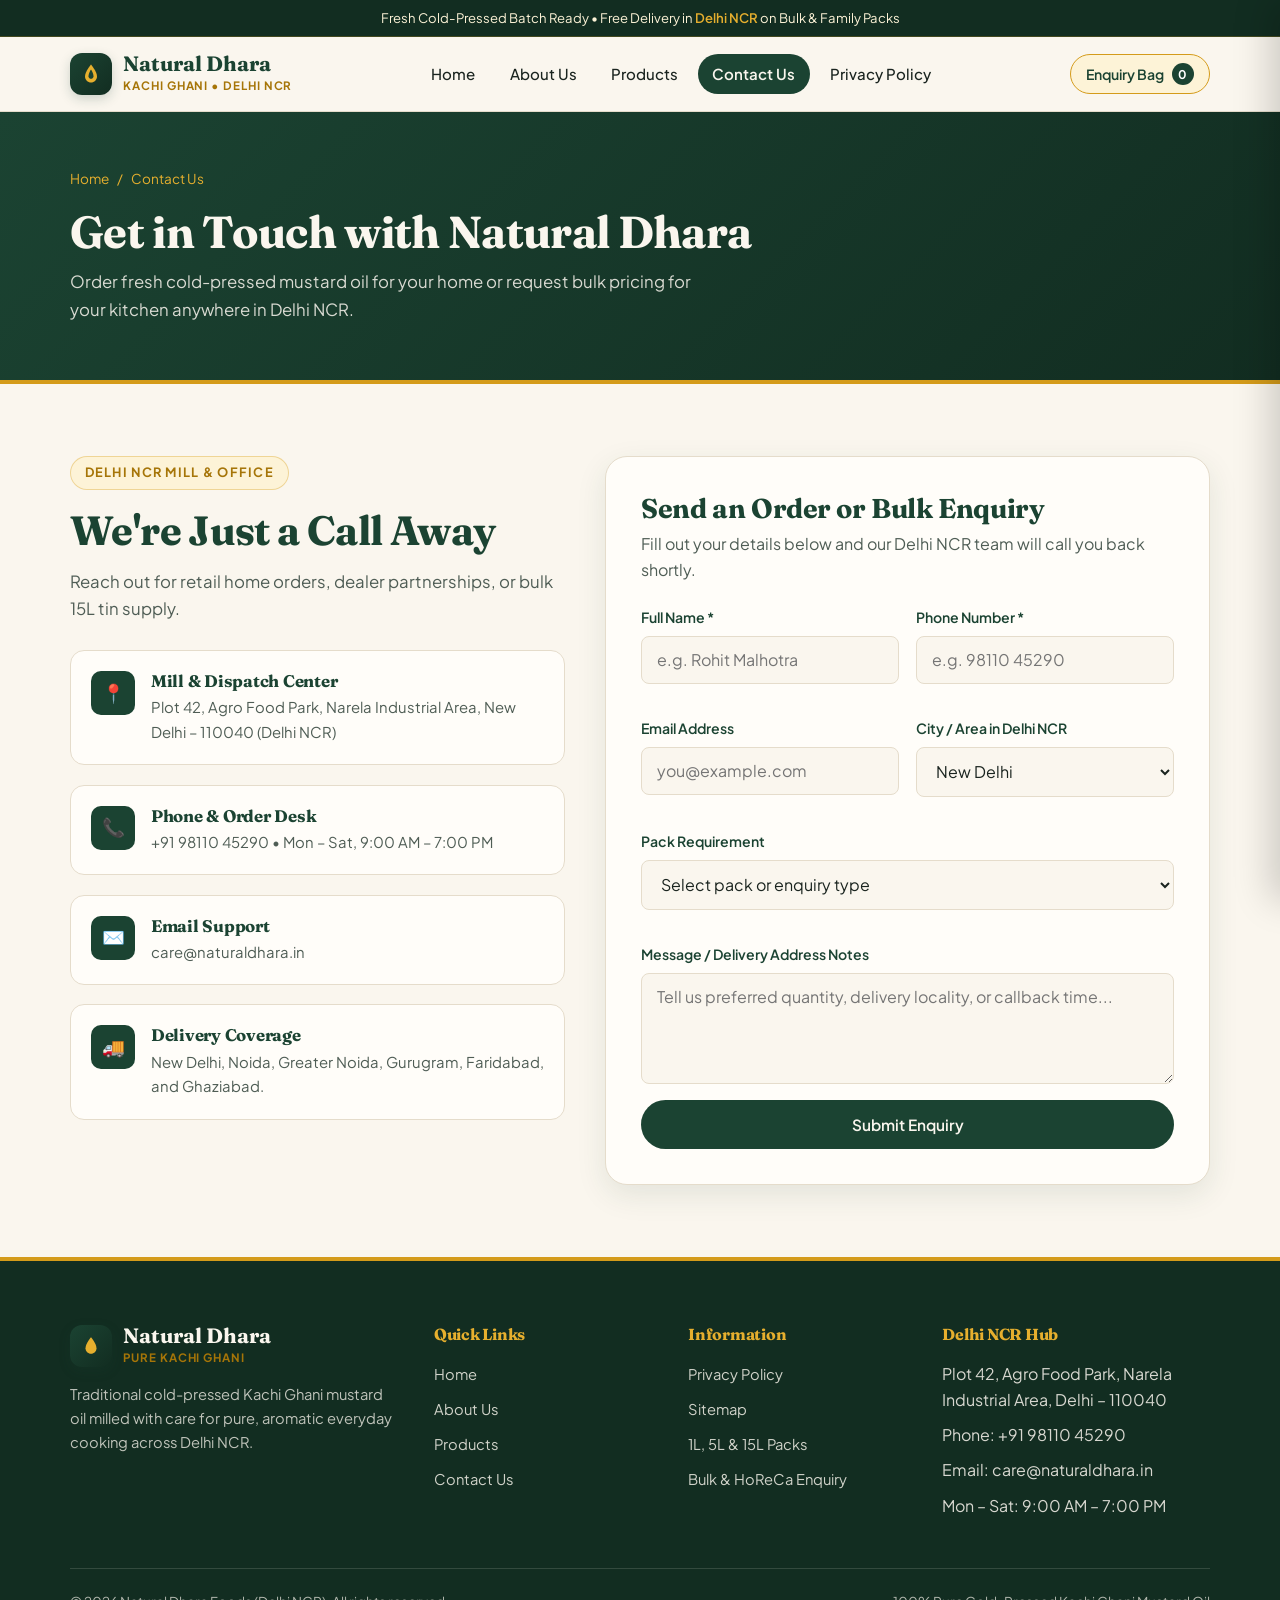
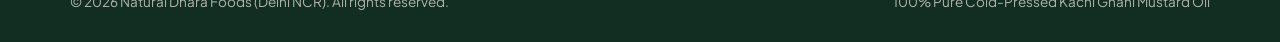
<file: contact.html>
<!DOCTYPE html>
<html lang="en">
<head>
  <script async src="https://www.googletagmanager.com/gtm.js?id=GTM-T24SJVNS"></script>
<script>
  window.dataLayer = window.dataLayer || [];
  function gtag(){dataLayer.push(arguments);}
  gtag('js', new Date());
</script>
  <meta charset="UTF-8" />
  <meta name="viewport" content="width=device-width, initial-scale=1.0" />
  <title>Contact Natural Dhara | Mustard Oil Order in Giridih, Jharkhand</title>
  <meta name="description" content="Contact Natural Dhara at Chandori Road, Buxidih, Giridih, Jharkhand 815301 to order pure Kachi Ghani mustard oil. Call or message on WhatsApp." />
<link rel="canonical" href="https://naturaldhara.shop/contact.html" />
  <link rel="preconnect" href="https://fonts.googleapis.com" />
  <link rel="preconnect" href="https://fonts.gstatic.com" crossorigin />
  <link href="https://fonts.googleapis.com/css2?family=Fraunces:opsz,wght@9..144,600;9..144,700&family=Plus+Jakarta+Sans:wght@400;500;600;700&display=swap" rel="stylesheet" />
  <link rel="stylesheet" href="styles.css" />
</head>
<body>

  <div class="top-strip">
    Fresh Cold-Pressed Batch Ready • Free Delivery in <span>Delhi NCR</span> on Bulk &amp; Family Packs
  </div>

  <header class="site-header">
    <div class="container nav-wrapper">
      <a href="index.html" class="brand-logo" aria-label="Natural Dhara Home">
        <span class="brand-icon" aria-hidden="true">
          <svg width="24" height="24" viewBox="0 0 24 24" fill="none">
            <path d="M12 2.5C12 2.5 6 9.5 6 14.5C6 17.8137 8.68629 20.5 12 20.5C15.3137 20.5 18 17.8137 18 14.5C18 9.5 12 2.5 12 2.5Z" fill="#E6AF2E"/>
            <path d="M12 7.5C12 7.5 14.5 11.2 14.5 14.2C14.5 15.6 13.4 16.8 12 16.8C10.6 16.8 9.5 15.6 9.5 14.2C9.5 11.2 12 7.5 12 7.5Z" fill="#1B4332"/>
          </svg>
        </span>
        <span class="brand-text">
          <span class="brand-name">Natural Dhara</span>
          <span class="brand-sub">Kachi Ghani • Delhi NCR</span>
        </span>
      </a>

      <nav class="nav-links" id="nd-nav-links" aria-label="Main Navigation">
        <a href="index.html">Home</a>
        <a href="about.html">About Us</a>
        <a href="products.html">Products</a>
        <a href="contact.html" class="active">Contact Us</a>
        <a href="privacy.html">Privacy Policy</a>
      </nav>

      <div class="nav-actions">
        <button type="button" class="cart-btn" data-open-cart aria-label="Open Enquiry Bag">
          <span>Enquiry Bag</span>
          <span class="cart-count" data-cart-count>0</span>
        </button>
        <button type="button" class="hamburger" id="nd-menu-toggle" aria-label="Toggle Menu" aria-expanded="false">
          <svg width="22" height="22" viewBox="0 0 24 24" fill="none" stroke="currentColor" stroke-width="2.2" stroke-linecap="round">
            <line x1="3" y1="6" x2="21" y2="6" />
            <line x1="3" y1="12" x2="21" y2="12" />
            <line x1="3" y1="18" x2="21" y2="18" />
          </svg>
        </button>
      </div>
    </div>
  </header>

  <main>
    <section class="page-banner">
      <div class="container">
        <div class="breadcrumb">
          <a href="index.html">Home</a> <span>/</span> <span>Contact Us</span>
        </div>
        <h1>Get in Touch with Natural Dhara</h1>
        <p>Order fresh cold-pressed mustard oil for your home or request bulk pricing for your kitchen anywhere in Delhi NCR.</p>
      </div>
    </section>

    <section class="section">
      <div class="container contact-layout">
        <div class="info-stack">
          <div class="section-header" style="margin-bottom:0.5rem;">
            <span class="eyebrow">Delhi NCR Mill &amp; Office</span>
            <h2>We're Just a Call Away</h2>
            <p>Reach out for retail home orders, dealer partnerships, or bulk 15L tin supply.</p>
          </div>

          <div class="info-item">
            <div class="info-icon" aria-hidden="true">📍</div>
            <div>
              <h3>Mill &amp; Dispatch Center</h3>
              <p>Plot 42, Agro Food Park, Narela Industrial Area, New Delhi – 110040 (Delhi NCR)</p>
            </div>
          </div>

          <div class="info-item">
            <div class="info-icon" aria-hidden="true">📞</div>
            <div>
              <h3>Phone &amp; Order Desk</h3>
              <p><a href="tel:+919811045290">+91 98110 45290</a> • Mon – Sat, 9:00 AM – 7:00 PM</p>
            </div>
          </div>

          <div class="info-item">
            <div class="info-icon" aria-hidden="true">✉️</div>
            <div>
              <h3>Email Support</h3>
              <p><a href="mailto:care@naturaldhara.in">care@naturaldhara.in</a></p>
            </div>
          </div>

          <div class="info-item">
            <div class="info-icon" aria-hidden="true">🚚</div>
            <div>
              <h3>Delivery Coverage</h3>
              <p>New Delhi, Noida, Greater Noida, Gurugram, Faridabad, and Ghaziabad.</p>
            </div>
          </div>
        </div>

        <div class="form-card">
          <h2 style="font-size:1.7rem; margin-bottom:0.4rem;">Send an Order or Bulk Enquiry</h2>
          <p style="color:var(--text-muted); margin-bottom:1.4rem;">Fill out your details below and our Delhi NCR team will call you back shortly.</p>

          <div id="contact-cart-prefill" class="cart-prefill-box" style="display:none;"></div>

          <form id="nd-enquiry-form" novalidate>
            <input type="hidden" id="order-summary-input" name="order_summary" value="" />

            <div class="form-grid">
              <div class="form-group">
                <label for="full-name">Full Name *</label>
                <input type="text" id="full-name" name="fullName" placeholder="e.g. Rohit Malhotra" required />
                <span class="form-error" id="err-name">Please enter your full name.</span>
              </div>

              <div class="form-group">
                <label for="phone-number">Phone Number *</label>
                <input type="tel" id="phone-number" name="phone" placeholder="e.g. 98110 45290" required />
                <span class="form-error" id="err-phone">Please enter a valid 10-digit mobile number.</span>
              </div>

              <div class="form-group">
                <label for="email-address">Email Address</label>
                <input type="email" id="email-address" name="email" placeholder="you@example.com" />
              </div>

              <div class="form-group">
                <label for="city-area">City / Area in Delhi NCR</label>
                <select id="city-area" name="city">
                  <option value="New Delhi">New Delhi</option>
                  <option value="Noida / Greater Noida">Noida / Greater Noida</option>
                  <option value="Gurugram">Gurugram</option>
                  <option value="Faridabad">Faridabad</option>
                  <option value="Ghaziabad">Ghaziabad</option>
                  <option value="Other NCR">Other Delhi NCR</option>
                </select>
              </div>

              <div class="form-group full">
                <label for="pack-interest">Pack Requirement</label>
                <select id="pack-interest" name="pack">
                  <option value="">Select pack or enquiry type</option>
                  <option value="Enquiry Bag Selection">My Selected Enquiry Bag Items</option>
                  <option value="1L Bottle (₹210)">1L Bottle — ₹210</option>
                  <option value="5L Jar (₹999)">5L Family Jar — ₹999</option>
                  <option value="15L Bulk Tin (₹2850)">15L Bulk Tin — ₹2850</option>
                  <option value="Wholesale / Distributorship">Wholesale / HoReCa Distributorship</option>
                </select>
              </div>

              <div class="form-group full">
                <label for="enquiry-message">Message / Delivery Address Notes</label>
                <textarea id="enquiry-message" name="message" rows="4" placeholder="Tell us preferred quantity, delivery locality, or callback time..."></textarea>
              </div>
            </div>

            <button type="submit" class="btn btn-primary" style="width:100%;">Submit Enquiry</button>
          </form>

          <div id="nd-thank-you" class="thank-you-box" role="status" aria-live="polite">
            <div class="thank-you-icon" aria-hidden="true">✓</div>
            <h3>Thank you! We will call you soon</h3>
            <p>Your enquiry has been received by our Natural Dhara Delhi NCR team. One of our representatives will reach out to confirm your order and delivery slot.</p>
            <p id="nd-thank-you-details" style="font-weight:600; color:var(--green-dark); font-size:0.92rem;"></p>
            <button type="button" id="nd-new-enquiry-btn" class="btn btn-outline btn-sm">Submit Another Enquiry</button>
          </div>
        </div>
      </div>
    </section>
  </main>

  <footer class="site-footer">
    <div class="container">
      <div class="footer-grid">
        <div class="footer-brand">
          <a href="index.html" class="brand-logo">
            <span class="brand-icon" aria-hidden="true">
              <svg width="22" height="22" viewBox="0 0 24 24" fill="none">
                <path d="M12 2.5C12 2.5 6 9.5 6 14.5C6 17.8137 8.68629 20.5 12 20.5C15.3137 20.5 18 17.8137 18 14.5C18 9.5 12 2.5 12 2.5Z" fill="#E6AF2E"/>
              </svg>
            </span>
            <span class="brand-text">
              <span class="brand-name">Natural Dhara</span>
              <span class="brand-sub">Pure Kachi Ghani</span>
            </span>
          </a>
          <p>Traditional cold-pressed Kachi Ghani mustard oil milled with care for pure, aromatic everyday cooking across Delhi NCR.</p>
        </div>
        <div>
          <h4>Quick Links</h4>
          <ul class="footer-links">
            <li><a href="index.html">Home</a></li>
            <li><a href="about.html">About Us</a></li>
            <li><a href="products.html">Products</a></li>
            <li><a href="contact.html">Contact Us</a></li>
          </ul>
        </div>
        <div>
          <h4>Information</h4>
          <ul class="footer-links">
            <li><a href="privacy.html">Privacy Policy</a></li>
            <li><a href="sitemap.xml">Sitemap</a></li>
            <li><a href="products.html">1L, 5L &amp; 15L Packs</a></li>
            <li><a href="contact.html">Bulk &amp; HoReCa Enquiry</a></li>
          </ul>
        </div>
        <div>
          <h4>Delhi NCR Hub</h4>
          <ul class="footer-links">
            <li>Plot 42, Agro Food Park, Narela Industrial Area, Delhi – 110040</li>
            <li>Phone: +91 98110 45290</li>
            <li>Email: care@naturaldhara.in</li>
            <li>Mon – Sat: 9:00 AM – 7:00 PM</li>
          </ul>
        </div>
      </div>
      <div class="footer-bottom">
        <span>© 2026 Natural Dhara Foods (Delhi NCR). All rights reserved.</span>
        <span>100% Pure Cold-Pressed Kachi Ghani Mustard Oil</span>
      </div>
    </div>
  </footer>

  <div class="drawer-backdrop" id="nd-drawer-backdrop"></div>
  <aside class="cart-drawer" id="nd-cart-drawer" aria-label="Enquiry Bag Drawer">
    <div class="drawer-header">
      <h3>Your Enquiry Bag</h3>
      <button type="button" class="drawer-close" id="nd-drawer-close" aria-label="Close Enquiry Bag">✕</button>
    </div>
    <div class="drawer-body" id="nd-drawer-body"></div>
    <div class="drawer-footer">
      <div class="drawer-total-row">
        <span>Estimated Total</span>
        <span id="nd-drawer-total">₹0</span>
      </div>
      <a href="contact.html" id="nd-drawer-proceed" class="btn btn-mustard" style="width:100%;">Proceed to Enquiry Form</a>
    </div>
  </aside>

  <script src="script.js"></script>
</body>
</html>
</file>
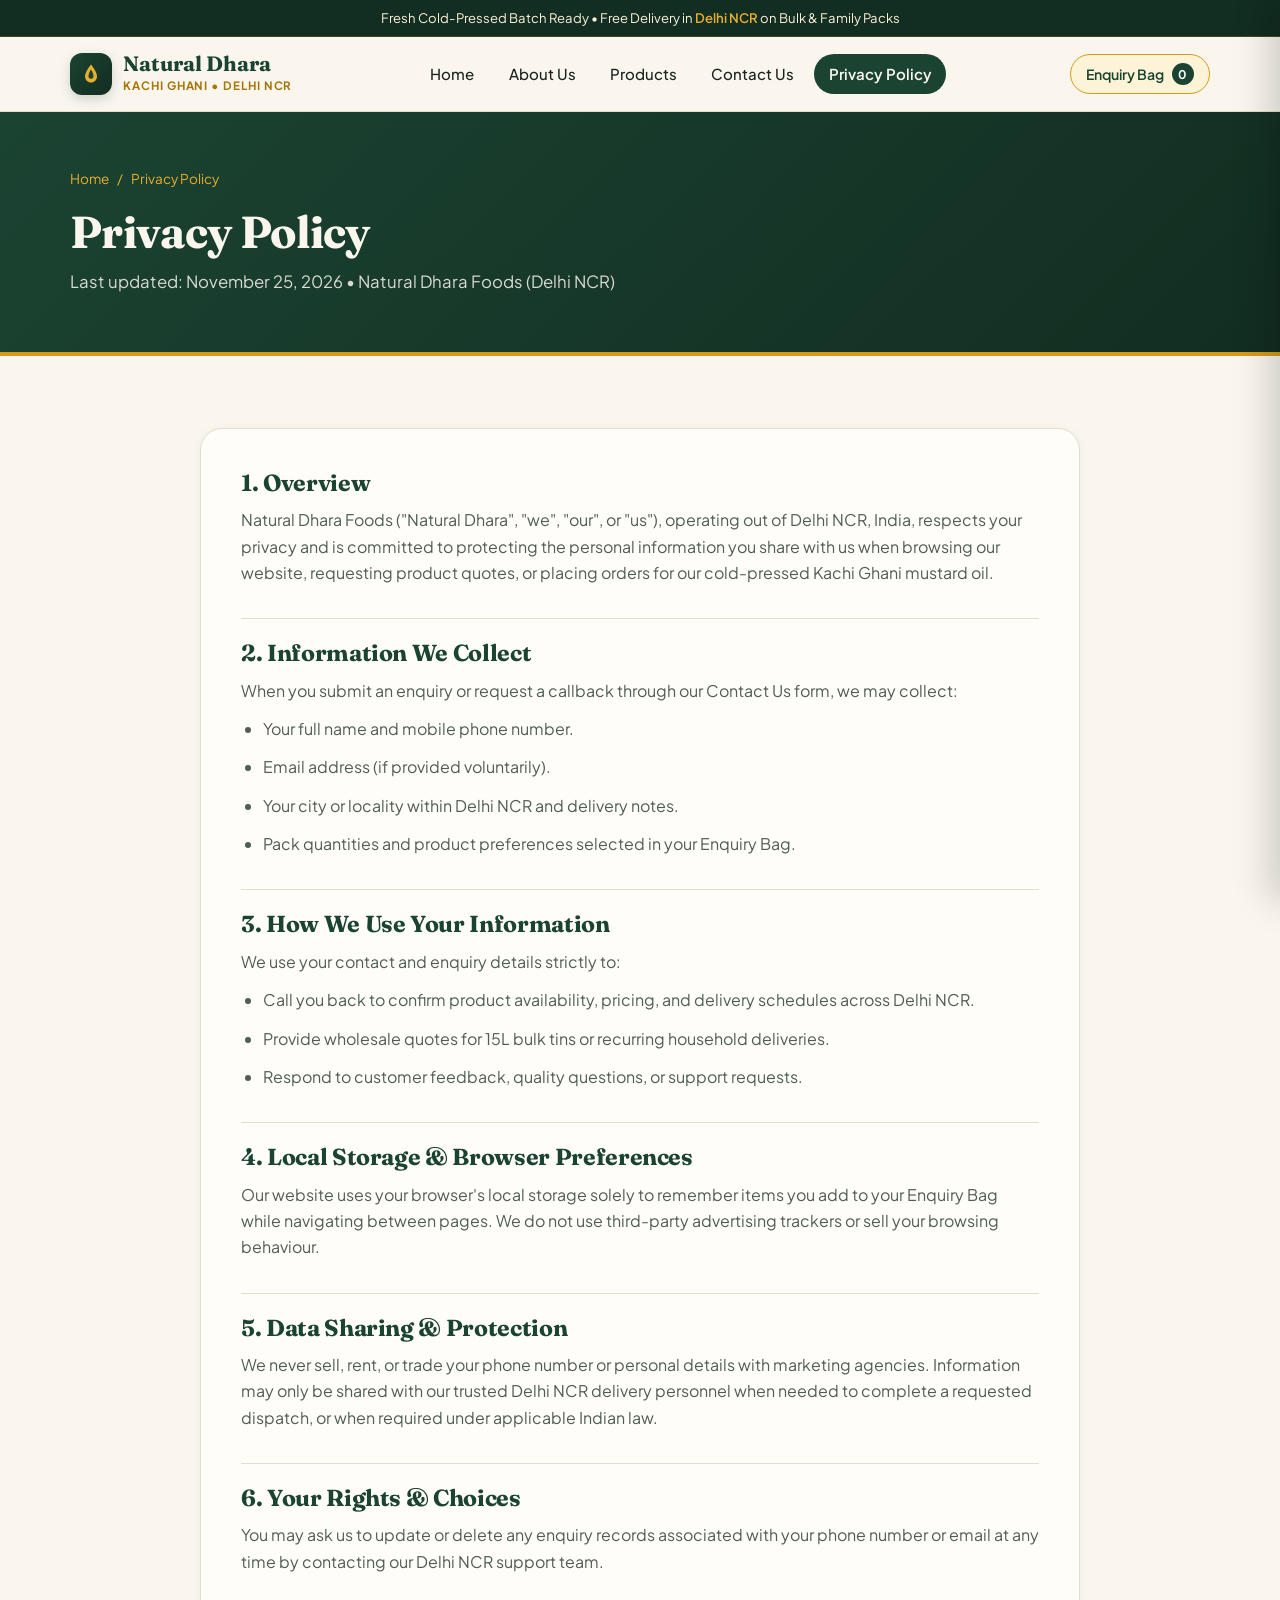
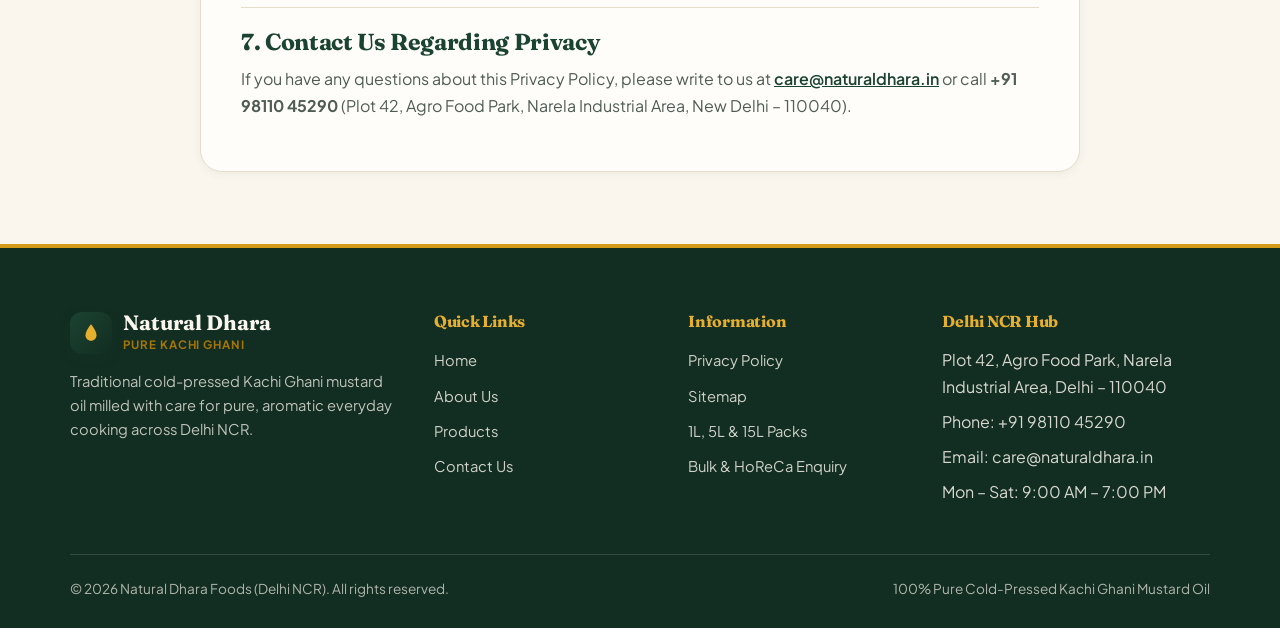
<file: privacy.html>
<!DOCTYPE html>
<html lang="en">
<head>
  <script async src="https://www.googletagmanager.com/gtm.js?id=GTM-T24SJVNS"></script>
<script>
  window.dataLayer = window.dataLayer || [];
  function gtag(){dataLayer.push(arguments);}
  gtag('js', new Date());
</script>
  <meta charset="UTF-8" />
  <meta name="viewport" content="width=device-width, initial-scale=1.0" />
  <title>Privacy Policy | Natural Dhara</title>
  <meta name="description" content="Privacy policy of Natural Dhara, explaining how we handle your contact details and website data." />
<link rel="canonical" href="https://naturaldhara.shop/privacy.html" />
  <link rel="preconnect" href="https://fonts.googleapis.com" />
  <link rel="preconnect" href="https://fonts.gstatic.com" crossorigin />
  <link href="https://fonts.googleapis.com/css2?family=Fraunces:opsz,wght@9..144,600;9..144,700&family=Plus+Jakarta+Sans:wght@400;500;600;700&display=swap" rel="stylesheet" />
  <link rel="stylesheet" href="styles.css" />
</head>
<body>

  <div class="top-strip">
    Fresh Cold-Pressed Batch Ready • Free Delivery in <span>Delhi NCR</span> on Bulk &amp; Family Packs
  </div>

  <header class="site-header">
    <div class="container nav-wrapper">
      <a href="index.html" class="brand-logo" aria-label="Natural Dhara Home">
        <span class="brand-icon" aria-hidden="true">
          <svg width="24" height="24" viewBox="0 0 24 24" fill="none">
            <path d="M12 2.5C12 2.5 6 9.5 6 14.5C6 17.8137 8.68629 20.5 12 20.5C15.3137 20.5 18 17.8137 18 14.5C18 9.5 12 2.5 12 2.5Z" fill="#E6AF2E"/>
            <path d="M12 7.5C12 7.5 14.5 11.2 14.5 14.2C14.5 15.6 13.4 16.8 12 16.8C10.6 16.8 9.5 15.6 9.5 14.2C9.5 11.2 12 7.5 12 7.5Z" fill="#1B4332"/>
          </svg>
        </span>
        <span class="brand-text">
          <span class="brand-name">Natural Dhara</span>
          <span class="brand-sub">Kachi Ghani • Delhi NCR</span>
        </span>
      </a>

      <nav class="nav-links" id="nd-nav-links" aria-label="Main Navigation">
        <a href="index.html">Home</a>
        <a href="about.html">About Us</a>
        <a href="products.html">Products</a>
        <a href="contact.html">Contact Us</a>
        <a href="privacy.html" class="active">Privacy Policy</a>
      </nav>

      <div class="nav-actions">
        <button type="button" class="cart-btn" data-open-cart aria-label="Open Enquiry Bag">
          <span>Enquiry Bag</span>
          <span class="cart-count" data-cart-count>0</span>
        </button>
        <button type="button" class="hamburger" id="nd-menu-toggle" aria-label="Toggle Menu" aria-expanded="false">
          <svg width="22" height="22" viewBox="0 0 24 24" fill="none" stroke="currentColor" stroke-width="2.2" stroke-linecap="round">
            <line x1="3" y1="6" x2="21" y2="6" />
            <line x1="3" y1="12" x2="21" y2="12" />
            <line x1="3" y1="18" x2="21" y2="18" />
          </svg>
        </button>
      </div>
    </div>
  </header>

  <main>
    <section class="page-banner">
      <div class="container">
        <div class="breadcrumb">
          <a href="index.html">Home</a> <span>/</span> <span>Privacy Policy</span>
        </div>
        <h1>Privacy Policy</h1>
        <p>Last updated: November 25, 2026 • Natural Dhara Foods (Delhi NCR)</p>
      </div>
    </section>

    <section class="section">
      <div class="container">
        <article class="policy-card">
          <h2>1. Overview</h2>
          <p>
            Natural Dhara Foods ("Natural Dhara", "we", "our", or "us"), operating out of Delhi NCR, India, respects your privacy and is committed to protecting the personal information you share with us when browsing our website, requesting product quotes, or placing orders for our cold-pressed Kachi Ghani mustard oil.
          </p>

          <h2>2. Information We Collect</h2>
          <p>When you submit an enquiry or request a callback through our Contact Us form, we may collect:</p>
          <ul>
            <li>Your full name and mobile phone number.</li>
            <li>Email address (if provided voluntarily).</li>
            <li>Your city or locality within Delhi NCR and delivery notes.</li>
            <li>Pack quantities and product preferences selected in your Enquiry Bag.</li>
          </ul>

          <h2>3. How We Use Your Information</h2>
          <p>We use your contact and enquiry details strictly to:</p>
          <ul>
            <li>Call you back to confirm product availability, pricing, and delivery schedules across Delhi NCR.</li>
            <li>Provide wholesale quotes for 15L bulk tins or recurring household deliveries.</li>
            <li>Respond to customer feedback, quality questions, or support requests.</li>
          </ul>

          <h2>4. Local Storage &amp; Browser Preferences</h2>
          <p>
            Our website uses your browser's local storage solely to remember items you add to your Enquiry Bag while navigating between pages. We do not use third-party advertising trackers or sell your browsing behaviour.
          </p>

          <h2>5. Data Sharing &amp; Protection</h2>
          <p>
            We never sell, rent, or trade your phone number or personal details with marketing agencies. Information may only be shared with our trusted Delhi NCR delivery personnel when needed to complete a requested dispatch, or when required under applicable Indian law.
          </p>

          <h2>6. Your Rights &amp; Choices</h2>
          <p>
            You may ask us to update or delete any enquiry records associated with your phone number or email at any time by contacting our Delhi NCR support team.
          </p>

          <h2>7. Contact Us Regarding Privacy</h2>
          <p>
            If you have any questions about this Privacy Policy, please write to us at <a href="mailto:care@naturaldhara.in" style="color:var(--green-dark);font-weight:600;text-decoration:underline;">care@naturaldhara.in</a> or call <strong>+91 98110 45290</strong> (Plot 42, Agro Food Park, Narela Industrial Area, New Delhi – 110040).
          </p>
        </article>
      </div>
    </section>
  </main>

  <footer class="site-footer">
    <div class="container">
      <div class="footer-grid">
        <div class="footer-brand">
          <a href="index.html" class="brand-logo">
            <span class="brand-icon" aria-hidden="true">
              <svg width="22" height="22" viewBox="0 0 24 24" fill="none">
                <path d="M12 2.5C12 2.5 6 9.5 6 14.5C6 17.8137 8.68629 20.5 12 20.5C15.3137 20.5 18 17.8137 18 14.5C18 9.5 12 2.5 12 2.5Z" fill="#E6AF2E"/>
              </svg>
            </span>
            <span class="brand-text">
              <span class="brand-name">Natural Dhara</span>
              <span class="brand-sub">Pure Kachi Ghani</span>
            </span>
          </a>
          <p>Traditional cold-pressed Kachi Ghani mustard oil milled with care for pure, aromatic everyday cooking across Delhi NCR.</p>
        </div>
        <div>
          <h4>Quick Links</h4>
          <ul class="footer-links">
            <li><a href="index.html">Home</a></li>
            <li><a href="about.html">About Us</a></li>
            <li><a href="products.html">Products</a></li>
            <li><a href="contact.html">Contact Us</a></li>
          </ul>
        </div>
        <div>
          <h4>Information</h4>
          <ul class="footer-links">
            <li><a href="privacy.html">Privacy Policy</a></li>
            <li><a href="sitemap.xml">Sitemap</a></li>
            <li><a href="products.html">1L, 5L &amp; 15L Packs</a></li>
            <li><a href="contact.html">Bulk &amp; HoReCa Enquiry</a></li>
          </ul>
        </div>
        <div>
          <h4>Delhi NCR Hub</h4>
          <ul class="footer-links">
            <li>Plot 42, Agro Food Park, Narela Industrial Area, Delhi – 110040</li>
            <li>Phone: +91 98110 45290</li>
            <li>Email: care@naturaldhara.in</li>
            <li>Mon – Sat: 9:00 AM – 7:00 PM</li>
          </ul>
        </div>
      </div>
      <div class="footer-bottom">
        <span>© 2026 Natural Dhara Foods (Delhi NCR). All rights reserved.</span>
        <span>100% Pure Cold-Pressed Kachi Ghani Mustard Oil</span>
      </div>
    </div>
  </footer>

  <div class="drawer-backdrop" id="nd-drawer-backdrop"></div>
  <aside class="cart-drawer" id="nd-cart-drawer" aria-label="Enquiry Bag Drawer">
    <div class="drawer-header">
      <h3>Your Enquiry Bag</h3>
      <button type="button" class="drawer-close" id="nd-drawer-close" aria-label="Close Enquiry Bag">✕</button>
    </div>
    <div class="drawer-body" id="nd-drawer-body"></div>
    <div class="drawer-footer">
      <div class="drawer-total-row">
        <span>Estimated Total</span>
        <span id="nd-drawer-total">₹0</span>
      </div>
      <a href="contact.html" id="nd-drawer-proceed" class="btn btn-mustard" style="width:100%;">Proceed to Enquiry Form</a>
    </div>
  </aside>

  <script src="script.js"></script>
</body>
</html>
</file>
<file: styles.css>
/* ==========================================================================
   Natural Dhara — Cold-Pressed Kachi Ghani Mustard Oil (Delhi NCR)
   Color Palette:
     - Cream: #FAF6EE (bg), #F2EADB (surface), #FFFDF9 (card)
     - Dark Green: #1B4332 (primary), #122D21 (deep), #2D5A44 (hover)
     - Warm Mustard Yellow: #D49B1A (accent), #E6AF2E (bright), #FDF3D7 (tint)
   ========================================================================== */

:root {
  --cream-bg: #FAF6EE;
  --cream-surface: #F2EADB;
  --cream-card: #FFFDF9;
  --green-dark: #1B4332;
  --green-deep: #122D21;
  --green-mid: #2D5A44;
  --green-muted: #4A6457;
  --mustard: #D49B1A;
  --mustard-bright: #E6AF2E;
  --mustard-dark: #A67508;
  --mustard-tint: #FDF3D7;
  --text-main: #1A241F;
  --text-muted: #4F5D55;
  --border-light: #E5DCCB;
  --shadow-sm: 0 2px 10px rgba(27, 67, 50, 0.06);
  --shadow-md: 0 10px 30px rgba(27, 67, 50, 0.10);
  --shadow-lg: 0 20px 45px rgba(18, 45, 33, 0.14);
  --radius-sm: 8px;
  --radius-md: 14px;
  --radius-lg: 22px;
  --max-width: 1180px;
  --transition: 0.24s cubic-bezier(0.22, 1, 0.36, 1);
}

*,
*::before,
*::after {
  box-sizing: border-box;
  margin: 0;
  padding: 0;
}

html {
  scroll-behavior: smooth;
  font-size: 16px;
}

body {
  font-family: 'Plus Jakarta Sans', -apple-system, BlinkMacSystemFont, 'Segoe UI', Roboto, sans-serif;
  background-color: var(--cream-bg);
  color: var(--text-main);
  line-height: 1.65;
  -webkit-font-smoothing: antialiased;
  overflow-x: hidden;
}

h1, h2, h3, h4, .font-serif {
  font-family: 'Fraunces', Georgia, 'Times New Roman', serif;
  color: var(--green-dark);
  line-height: 1.2;
  letter-spacing: -0.015em;
}

img {
  max-width: 100%;
  display: block;
}

a {
  color: inherit;
  text-decoration: none;
  transition: color var(--transition);
}

ul {
  list-style: none;
}

button,
input,
select,
textarea {
  font-family: inherit;
  font-size: inherit;
}

.container {
  width: 100%;
  max-width: var(--max-width);
  margin: 0 auto;
  padding: 0 1.25rem;
}

/* ---------- Announcement Top Strip ---------- */
.top-strip {
  background-color: var(--green-deep);
  color: var(--mustard-tint);
  font-size: 0.82rem;
  padding: 0.45rem 1rem;
  text-align: center;
  border-bottom: 1px solid rgba(212, 155, 26, 0.25);
}

.top-strip span {
  color: var(--mustard-bright);
  font-weight: 600;
}

/* ---------- Header & Navigation ---------- */
.site-header {
  position: sticky;
  top: 0;
  z-index: 100;
  background-color: rgba(250, 246, 238, 0.94);
  backdrop-filter: blur(12px);
  -webkit-backdrop-filter: blur(12px);
  border-bottom: 1px solid var(--border-light);
}

.nav-wrapper {
  display: flex;
  align-items: center;
  justify-content: space-between;
  gap: 1rem;
  min-height: 74px;
}

.brand-logo {
  display: inline-flex;
  align-items: center;
  gap: 0.7rem;
  flex-shrink: 0;
}

.brand-icon {
  width: 42px;
  height: 42px;
  border-radius: 12px;
  background: linear-gradient(135deg, var(--green-dark), var(--green-deep));
  display: grid;
  place-items: center;
  box-shadow: 0 4px 12px rgba(27, 67, 50, 0.2);
}

.brand-text {
  display: flex;
  flex-direction: column;
}

.brand-name {
  font-family: 'Fraunces', Georgia, serif;
  font-size: 1.3rem;
  font-weight: 700;
  color: var(--green-dark);
  line-height: 1.1;
}

.brand-sub {
  font-size: 0.72rem;
  letter-spacing: 0.08em;
  text-transform: uppercase;
  color: var(--mustard-dark);
  font-weight: 700;
}

.nav-links {
  display: flex;
  align-items: center;
  gap: 0.35rem;
}

.nav-links a {
  padding: 0.5rem 0.9rem;
  border-radius: 999px;
  font-size: 0.94rem;
  font-weight: 500;
  color: var(--text-main);
  transition: background-color var(--transition), color var(--transition);
}

.nav-links a:hover {
  background-color: var(--cream-surface);
  color: var(--green-dark);
}

.nav-links a.active {
  background-color: var(--green-dark);
  color: var(--cream-bg);
  font-weight: 600;
}

.nav-actions {
  display: flex;
  align-items: center;
  gap: 0.65rem;
}

.cart-btn {
  display: inline-flex;
  align-items: center;
  gap: 0.5rem;
  background-color: var(--mustard-tint);
  color: var(--green-dark);
  border: 1.5px solid var(--mustard);
  padding: 0.5rem 0.95rem;
  border-radius: 999px;
  font-weight: 600;
  font-size: 0.88rem;
  cursor: pointer;
  transition: all var(--transition);
}

.cart-btn:hover {
  background-color: var(--mustard-bright);
  transform: translateY(-1px);
}

.cart-count {
  background-color: var(--green-dark);
  color: #fff;
  font-size: 0.75rem;
  font-weight: 700;
  min-width: 22px;
  height: 22px;
  border-radius: 999px;
  display: inline-grid;
  place-items: center;
  padding: 0 0.35rem;
}

.hamburger {
  display: none;
  background: transparent;
  border: 1.5px solid var(--border-light);
  border-radius: var(--radius-sm);
  width: 42px;
  height: 42px;
  place-items: center;
  cursor: pointer;
  color: var(--green-dark);
}

/* ---------- Buttons ---------- */
.btn {
  display: inline-flex;
  align-items: center;
  justify-content: center;
  gap: 0.5rem;
  padding: 0.82rem 1.5rem;
  border-radius: 999px;
  font-weight: 600;
  font-size: 0.96rem;
  cursor: pointer;
  border: 2px solid transparent;
  transition: all var(--transition);
  text-align: center;
}

.btn-primary {
  background-color: var(--green-dark);
  color: var(--cream-bg);
}

.btn-primary:hover {
  background-color: var(--green-deep);
  transform: translateY(-2px);
  box-shadow: var(--shadow-md);
}

.btn-mustard {
  background-color: var(--mustard-bright);
  color: var(--green-deep);
}

.btn-mustard:hover {
  background-color: var(--mustard);
  transform: translateY(-2px);
  box-shadow: var(--shadow-md);
}

.btn-outline {
  background-color: transparent;
  border-color: var(--green-dark);
  color: var(--green-dark);
}

.btn-outline:hover {
  background-color: var(--green-dark);
  color: var(--cream-bg);
}

.btn-sm {
  padding: 0.6rem 1.1rem;
  font-size: 0.88rem;
}

/* ---------- Section Helpers ---------- */
.section {
  padding: 4.5rem 0;
}

.section-alt {
  background-color: var(--cream-surface);
}

.section-green {
  background: linear-gradient(145deg, var(--green-dark), var(--green-deep));
  color: var(--cream-bg);
}

.section-green h2,
.section-green h3,
.section-green h4 {
  color: var(--cream-bg);
}

.eyebrow {
  display: inline-flex;
  align-items: center;
  gap: 0.45rem;
  font-size: 0.8rem;
  font-weight: 700;
  text-transform: uppercase;
  letter-spacing: 0.1em;
  color: var(--mustard-dark);
  background-color: var(--mustard-tint);
  border: 1px solid rgba(212, 155, 26, 0.35);
  padding: 0.35rem 0.85rem;
  border-radius: 999px;
  margin-bottom: 1rem;
}

.section-green .eyebrow {
  background-color: rgba(230, 175, 46, 0.16);
  color: var(--mustard-bright);
  border-color: rgba(230, 175, 46, 0.38);
}

.section-header {
  max-width: 680px;
  margin-bottom: 2.75rem;
}

.section-header.centered {
  margin-left: auto;
  margin-right: auto;
  text-align: center;
}

.section-header h2 {
  font-size: clamp(1.85rem, 3.2vw, 2.55rem);
  margin-bottom: 0.8rem;
}

.section-header p {
  color: var(--text-muted);
  font-size: 1.05rem;
}

.section-green .section-header p {
  color: rgba(250, 246, 238, 0.82);
}

/* ---------- Hero Section ---------- */
.hero {
  padding: 3.5rem 0 4.5rem;
  position: relative;
  overflow: hidden;
}

.hero-grid {
  display: grid;
  grid-template-columns: 1.05fr 0.95fr;
  gap: 3rem;
  align-items: center;
}

.hero-content h1 {
  font-size: clamp(2.2rem, 4.4vw, 3.35rem);
  margin-bottom: 1.15rem;
  color: var(--green-deep);
}

.hero-content h1 .highlight {
  color: var(--mustard-dark);
  position: relative;
}

.hero-lead {
  font-size: 1.1rem;
  color: var(--text-muted);
  margin-bottom: 1.75rem;
  max-width: 560px;
}

.hero-cta {
  display: flex;
  flex-wrap: wrap;
  gap: 0.9rem;
  margin-bottom: 2rem;
}

.hero-badges {
  display: grid;
  grid-template-columns: repeat(2, minmax(0, 1fr));
  gap: 0.75rem 1.25rem;
  padding-top: 1.25rem;
  border-top: 1px solid var(--border-light);
}

.hero-badge-item {
  display: flex;
  align-items: center;
  gap: 0.55rem;
  font-size: 0.9rem;
  font-weight: 600;
  color: var(--green-dark);
}

.badge-dot {
  width: 22px;
  height: 22px;
  border-radius: 50%;
  background-color: var(--mustard-tint);
  border: 1px solid var(--mustard);
  color: var(--green-dark);
  display: grid;
  place-items: center;
  font-size: 0.75rem;
  flex-shrink: 0;
}

.hero-media {
  position: relative;
}

.hero-image-card {
  border-radius: var(--radius-lg);
  overflow: hidden;
  box-shadow: var(--shadow-lg);
  border: 4px solid var(--cream-card);
  background-color: var(--cream-surface);
  aspect-ratio: 4 / 3;
}

.hero-image-card img {
  width: 100%;
  height: 100%;
  object-fit: cover;
}

.hero-floating-card {
  position: absolute;
  bottom: -18px;
  left: -18px;
  background-color: var(--green-dark);
  color: var(--cream-bg);
  padding: 1rem 1.25rem;
  border-radius: var(--radius-md);
  box-shadow: var(--shadow-md);
  border: 2px solid var(--mustard);
  max-width: 245px;
}

.hero-floating-card strong {
  display: block;
  color: var(--mustard-bright);
  font-size: 1.05rem;
  margin-bottom: 0.15rem;
}

.hero-floating-card span {
  font-size: 0.82rem;
  color: rgba(250, 246, 238, 0.9);
}

/* ---------- Page Banner (Inner Pages) ---------- */
.page-banner {
  background: linear-gradient(135deg, var(--green-dark), var(--green-deep));
  color: var(--cream-bg);
  padding: 3.5rem 0;
  border-bottom: 4px solid var(--mustard);
}

.page-banner h1 {
  color: var(--cream-bg);
  font-size: clamp(2rem, 3.8vw, 2.8rem);
  margin-bottom: 0.6rem;
}

.page-banner p {
  color: rgba(250, 246, 238, 0.85);
  max-width: 650px;
  font-size: 1.05rem;
}

.breadcrumb {
  display: flex;
  align-items: center;
  gap: 0.5rem;
  font-size: 0.85rem;
  color: var(--mustard-bright);
  margin-bottom: 0.9rem;
}

.breadcrumb a:hover {
  text-decoration: underline;
}

/* ---------- Grids & Cards ---------- */
.grid-4 {
  display: grid;
  grid-template-columns: repeat(4, minmax(0, 1fr));
  gap: 1.5rem;
}

.grid-3 {
  display: grid;
  grid-template-columns: repeat(3, minmax(0, 1fr));
  gap: 1.75rem;
}

.grid-2 {
  display: grid;
  grid-template-columns: repeat(2, minmax(0, 1fr));
  gap: 2.25rem;
  align-items: center;
}

.card {
  background-color: var(--cream-card);
  border: 1px solid var(--border-light);
  border-radius: var(--radius-md);
  padding: 1.75rem;
  box-shadow: var(--shadow-sm);
  transition: transform var(--transition), box-shadow var(--transition);
}

.card:hover {
  transform: translateY(-4px);
  box-shadow: var(--shadow-md);
}

.feature-icon {
  width: 50px;
  height: 50px;
  border-radius: 12px;
  background-color: var(--mustard-tint);
  color: var(--green-dark);
  display: grid;
  place-items: center;
  font-size: 1.4rem;
  margin-bottom: 1.1rem;
  border: 1px solid rgba(212, 155, 26, 0.4);
}

.card h3 {
  font-size: 1.2rem;
  margin-bottom: 0.55rem;
}

.card p {
  color: var(--text-muted);
  font-size: 0.95rem;
}

/* ---------- Product Cards ---------- */
.product-card {
  background-color: var(--cream-card);
  border: 1px solid var(--border-light);
  border-radius: var(--radius-md);
  overflow: hidden;
  display: flex;
  flex-direction: column;
  box-shadow: var(--shadow-sm);
  transition: transform var(--transition), box-shadow var(--transition);
  position: relative;
}

.product-card:hover {
  transform: translateY(-5px);
  box-shadow: var(--shadow-md);
}

.product-badge {
  position: absolute;
  top: 14px;
  left: 14px;
  background-color: var(--green-dark);
  color: var(--mustard-bright);
  font-size: 0.76rem;
  font-weight: 700;
  text-transform: uppercase;
  letter-spacing: 0.05em;
  padding: 0.3rem 0.75rem;
  border-radius: 999px;
  z-index: 2;
}

.product-img-wrap {
  background-color: var(--cream-bg);
  aspect-ratio: 1 / 1;
  overflow: hidden;
  border-bottom: 1px solid var(--border-light);
}

.product-img-wrap img {
  width: 100%;
  height: 100%;
  object-fit: cover;
  transition: transform 0.4s ease;
}

.product-card:hover .product-img-wrap img {
  transform: scale(1.04);
}

.product-body {
  padding: 1.5rem;
  display: flex;
  flex-direction: column;
  flex: 1;
}

.product-meta {
  font-size: 0.8rem;
  font-weight: 700;
  text-transform: uppercase;
  letter-spacing: 0.07em;
  color: var(--mustard-dark);
  margin-bottom: 0.35rem;
}

.product-title {
  font-size: 1.32rem;
  margin-bottom: 0.5rem;
}

.product-desc {
  color: var(--text-muted);
  font-size: 0.93rem;
  margin-bottom: 1.1rem;
}

.product-specs {
  display: flex;
  flex-wrap: wrap;
  gap: 0.4rem;
  margin-bottom: 1.25rem;
}

.spec-pill {
  font-size: 0.78rem;
  background-color: var(--cream-surface);
  color: var(--green-dark);
  padding: 0.25rem 0.65rem;
  border-radius: 999px;
  font-weight: 600;
}

.product-footer {
  margin-top: auto;
  padding-top: 1rem;
  border-top: 1px solid var(--border-light);
  display: flex;
  flex-direction: column;
  gap: 0.9rem;
}

.price-row {
  display: flex;
  align-items: baseline;
  justify-content: space-between;
  gap: 0.75rem;
}

.product-price {
  font-family: 'Fraunces', Georgia, serif;
  font-size: 1.7rem;
  font-weight: 700;
  color: var(--green-dark);
}

.product-unit {
  font-size: 0.84rem;
  color: var(--text-muted);
  font-weight: 500;
}

.qty-action-row {
  display: flex;
  align-items: center;
  gap: 0.65rem;
}

.qty-selector {
  display: inline-flex;
  align-items: center;
  border: 1.5px solid var(--border-light);
  border-radius: 999px;
  background-color: var(--cream-bg);
  overflow: hidden;
}

.qty-selector button {
  background: transparent;
  border: none;
  width: 32px;
  height: 38px;
  font-weight: 700;
  color: var(--green-dark);
  cursor: pointer;
}

.qty-selector button:hover {
  background-color: var(--cream-surface);
}

.qty-selector span {
  min-width: 26px;
  text-align: center;
  font-weight: 600;
  font-size: 0.92rem;
}

.add-enquiry-btn {
  flex: 1;
}

/* ---------- Process Steps (Dark Green Band) ---------- */
.process-card {
  background-color: rgba(255, 253, 249, 0.06);
  border: 1px solid rgba(230, 175, 46, 0.28);
  border-radius: var(--radius-md);
  padding: 1.65rem;
}

.process-step {
  display: inline-block;
  font-family: 'Fraunces', Georgia, serif;
  font-size: 1.5rem;
  font-weight: 700;
  color: var(--mustard-bright);
  margin-bottom: 0.65rem;
}

.process-card h3 {
  font-size: 1.15rem;
  margin-bottom: 0.45rem;
}

.process-card p {
  font-size: 0.92rem;
  color: rgba(250, 246, 238, 0.82);
}

/* ---------- Comparison Table (About Page) ---------- */
.table-wrap {
  overflow-x: auto;
  border-radius: var(--radius-md);
  border: 1px solid var(--border-light);
  background-color: var(--cream-card);
  box-shadow: var(--shadow-sm);
}

.compare-table {
  width: 100%;
  border-collapse: collapse;
  min-width: 600px;
}

.compare-table th,
.compare-table td {
  padding: 1rem 1.25rem;
  text-align: left;
  border-bottom: 1px solid var(--border-light);
}

.compare-table th {
  background-color: var(--green-dark);
  color: var(--cream-bg);
  font-weight: 600;
}

.compare-table th.highlight-col {
  background-color: var(--mustard-bright);
  color: var(--green-deep);
}

.compare-table tr:last-child td {
  border-bottom: none;
}

.compare-table td.good {
  color: var(--green-dark);
  font-weight: 600;
  background-color: rgba(253, 243, 215, 0.45);
}

/* ---------- Contact & Form ---------- */
.contact-layout {
  display: grid;
  grid-template-columns: 0.9fr 1.1fr;
  gap: 2.5rem;
  align-items: start;
}

.info-stack {
  display: flex;
  flex-direction: column;
  gap: 1.2rem;
}

.info-item {
  display: flex;
  gap: 1rem;
  align-items: flex-start;
  background-color: var(--cream-card);
  padding: 1.25rem;
  border-radius: var(--radius-md);
  border: 1px solid var(--border-light);
}

.info-icon {
  width: 44px;
  height: 44px;
  border-radius: 10px;
  background-color: var(--green-dark);
  color: var(--mustard-bright);
  display: grid;
  place-items: center;
  flex-shrink: 0;
  font-size: 1.15rem;
}

.info-item h3 {
  font-size: 1.05rem;
  margin-bottom: 0.25rem;
}

.info-item p,
.info-item a {
  font-size: 0.93rem;
  color: var(--text-muted);
}

.form-card {
  background-color: var(--cream-card);
  border: 1px solid var(--border-light);
  border-radius: var(--radius-lg);
  padding: 2.2rem;
  box-shadow: var(--shadow-md);
}

.form-grid {
  display: grid;
  grid-template-columns: repeat(2, minmax(0, 1fr));
  gap: 1.1rem;
}

.form-group {
  display: flex;
  flex-direction: column;
  gap: 0.4rem;
  margin-bottom: 1rem;
}

.form-group.full {
  grid-column: 1 / -1;
}

.form-group label {
  font-size: 0.88rem;
  font-weight: 600;
  color: var(--green-dark);
}

.form-group input,
.form-group select,
.form-group textarea {
  width: 100%;
  padding: 0.78rem 0.95rem;
  border-radius: var(--radius-sm);
  border: 1.5px solid var(--border-light);
  background-color: var(--cream-bg);
  color: var(--text-main);
  transition: border-color var(--transition), box-shadow var(--transition);
}

.form-group input:focus,
.form-group select:focus,
.form-group textarea:focus {
  outline: none;
  border-color: var(--green-dark);
  box-shadow: 0 0 0 3px rgba(27, 67, 50, 0.12);
  background-color: #fff;
}

.form-error {
  font-size: 0.82rem;
  color: #B42318;
  display: none;
}

.form-error.visible {
  display: block;
}

.cart-prefill-box {
  background-color: var(--mustard-tint);
  border: 1px solid var(--mustard);
  border-radius: var(--radius-sm);
  padding: 0.9rem 1rem;
  margin-bottom: 1.25rem;
  font-size: 0.9rem;
  color: var(--green-deep);
}

.thank-you-box {
  display: none;
  text-align: center;
  padding: 2.5rem 1.5rem;
  background-color: var(--mustard-tint);
  border: 2px solid var(--mustard);
  border-radius: var(--radius-md);
}

.thank-you-box.visible {
  display: block;
}

.thank-you-icon {
  width: 64px;
  height: 64px;
  border-radius: 50%;
  background-color: var(--green-dark);
  color: var(--mustard-bright);
  display: grid;
  place-items: center;
  font-size: 1.8rem;
  margin: 0 auto 1rem;
}

.thank-you-box h3 {
  font-size: 1.65rem;
  margin-bottom: 0.6rem;
}

.thank-you-box p {
  color: var(--text-muted);
  margin-bottom: 1.35rem;
}

/* ---------- Privacy Document ---------- */
.policy-card {
  background-color: var(--cream-card);
  border: 1px solid var(--border-light);
  border-radius: var(--radius-lg);
  padding: 2.5rem;
  box-shadow: var(--shadow-sm);
  max-width: 880px;
  margin: 0 auto;
}

.policy-card h2 {
  font-size: 1.45rem;
  margin-top: 2rem;
  margin-bottom: 0.65rem;
  padding-top: 1.25rem;
  border-top: 1px solid var(--border-light);
}

.policy-card h2:first-of-type {
  margin-top: 0;
  padding-top: 0;
  border-top: none;
}

.policy-card p,
.policy-card li {
  color: var(--text-muted);
  margin-bottom: 0.75rem;
}

.policy-card ul {
  list-style: disc;
  padding-left: 1.4rem;
  margin-bottom: 1rem;
}

/* ---------- Cart / Enquiry Slide-over Drawer ---------- */
.drawer-backdrop {
  position: fixed;
  inset: 0;
  background-color: rgba(18, 45, 33, 0.55);
  z-index: 200;
  opacity: 0;
  pointer-events: none;
  transition: opacity var(--transition);
}

.drawer-backdrop.open {
  opacity: 1;
  pointer-events: auto;
}

.cart-drawer {
  position: fixed;
  top: 0;
  right: 0;
  bottom: 0;
  width: min(420px, 100%);
  background-color: var(--cream-card);
  z-index: 210;
  transform: translateX(100%);
  transition: transform var(--transition);
  display: flex;
  flex-direction: column;
  box-shadow: -10px 0 35px rgba(0, 0, 0, 0.18);
}

.cart-drawer.open {
  transform: translateX(0);
}

.drawer-header {
  padding: 1.25rem 1.4rem;
  background-color: var(--green-dark);
  color: var(--cream-bg);
  display: flex;
  align-items: center;
  justify-content: space-between;
}

.drawer-header h3 {
  color: var(--cream-bg);
  font-size: 1.2rem;
}

.drawer-close {
  background: transparent;
  border: 1px solid rgba(250, 246, 238, 0.35);
  color: var(--cream-bg);
  width: 34px;
  height: 34px;
  border-radius: 50%;
  cursor: pointer;
  font-size: 1.1rem;
}

.drawer-body {
  flex: 1;
  overflow-y: auto;
  padding: 1.25rem 1.4rem;
}

.drawer-empty {
  text-align: center;
  padding: 3rem 1rem;
  color: var(--text-muted);
}

.drawer-item {
  display: flex;
  align-items: center;
  justify-content: space-between;
  gap: 0.9rem;
  padding: 0.9rem 0;
  border-bottom: 1px solid var(--border-light);
}

.drawer-item-info h4 {
  font-size: 1rem;
  margin-bottom: 0.15rem;
}

.drawer-item-info span {
  font-size: 0.85rem;
  color: var(--text-muted);
}

.drawer-item-controls {
  display: flex;
  align-items: center;
  gap: 0.45rem;
}

.drawer-qty-btn {
  width: 28px;
  height: 28px;
  border-radius: 50%;
  border: 1px solid var(--border-light);
  background-color: var(--cream-bg);
  cursor: pointer;
  font-weight: 700;
  color: var(--green-dark);
}

.drawer-remove {
  background: transparent;
  border: none;
  color: #B42318;
  font-size: 0.8rem;
  cursor: pointer;
  margin-left: 0.3rem;
}

.drawer-footer {
  padding: 1.25rem 1.4rem;
  background-color: var(--cream-surface);
  border-top: 1px solid var(--border-light);
}

.drawer-total-row {
  display: flex;
  justify-content: space-between;
  font-size: 1.15rem;
  font-weight: 700;
  color: var(--green-dark);
  margin-bottom: 1rem;
}

/* ---------- Toast ---------- */
.toast {
  position: fixed;
  bottom: 24px;
  left: 50%;
  transform: translateX(-50%) translateY(90px);
  background-color: var(--green-deep);
  color: var(--cream-bg);
  border: 1.5px solid var(--mustard-bright);
  padding: 0.78rem 1.35rem;
  border-radius: 999px;
  font-size: 0.92rem;
  font-weight: 600;
  box-shadow: var(--shadow-lg);
  z-index: 300;
  opacity: 0;
  transition: all 0.28s ease;
}

.toast.show {
  transform: translateX(-50%) translateY(0);
  opacity: 1;
}

/* ---------- CTA Banner ---------- */
.cta-banner {
  background: linear-gradient(125deg, var(--mustard-bright), var(--mustard));
  border-radius: var(--radius-lg);
  padding: 2.75rem;
  display: flex;
  align-items: center;
  justify-content: space-between;
  gap: 2rem;
  box-shadow: var(--shadow-md);
}

.cta-banner h2 {
  color: var(--green-deep);
  font-size: clamp(1.6rem, 2.8vw, 2.15rem);
  margin-bottom: 0.45rem;
}

.cta-banner p {
  color: var(--green-deep);
  opacity: 0.9;
  max-width: 560px;
}

/* ---------- Footer ---------- */
.site-footer {
  background-color: var(--green-deep);
  color: rgba(250, 246, 238, 0.85);
  padding: 4rem 0 1.75rem;
  border-top: 4px solid var(--mustard);
}

.footer-grid {
  display: grid;
  grid-template-columns: 1.35fr 0.9fr 0.9fr 1.1fr;
  gap: 2.2rem;
  padding-bottom: 2.5rem;
  border-bottom: 1px solid rgba(250, 246, 238, 0.14);
}

.footer-brand .brand-name {
  color: var(--cream-bg);
}

.footer-brand p {
  margin-top: 0.9rem;
  font-size: 0.92rem;
  color: rgba(250, 246, 238, 0.75);
}

.site-footer h4 {
  color: var(--mustard-bright);
  font-size: 1rem;
  margin-bottom: 1rem;
}

.footer-links li {
  margin-bottom: 0.55rem;
}

.footer-links a {
  font-size: 0.92rem;
  color: rgba(250, 246, 238, 0.82);
}

.footer-links a:hover {
  color: var(--mustard-bright);
  padding-left: 3px;
}

.footer-bottom {
  padding-top: 1.4rem;
  display: flex;
  flex-wrap: wrap;
  justify-content: space-between;
  gap: 1rem;
  font-size: 0.85rem;
  color: rgba(250, 246, 238, 0.68);
}

/* ---------- Responsive Breakpoints ---------- */
@media (max-width: 980px) {
  .hero-grid,
  .grid-2,
  .contact-layout {
    grid-template-columns: 1fr;
  }

  .grid-4 {
    grid-template-columns: repeat(2, minmax(0, 1fr));
  }

  .grid-3 {
    grid-template-columns: repeat(2, minmax(0, 1fr));
  }

  .footer-grid {
    grid-template-columns: repeat(2, minmax(0, 1fr));
  }

  .hero-floating-card {
    left: 14px;
    bottom: 14px;
  }

  .cta-banner {
    flex-direction: column;
    align-items: flex-start;
  }
}

@media (max-width: 760px) {
  .hamburger {
    display: grid;
  }

  .nav-links {
    position: absolute;
    top: 74px;
    left: 0;
    right: 0;
    background-color: var(--cream-card);
    border-bottom: 2px solid var(--mustard);
    flex-direction: column;
    align-items: stretch;
    padding: 1rem 1.25rem 1.4rem;
    gap: 0.35rem;
    box-shadow: var(--shadow-md);
    display: none;
  }

  .nav-links.open {
    display: flex;
  }

  .nav-links a {
    border-radius: var(--radius-sm);
    padding: 0.7rem 0.9rem;
  }

  .grid-4,
  .grid-3,
  .footer-grid,
  .form-grid,
  .hero-badges {
    grid-template-columns: 1fr;
  }

  .section {
    padding: 3.25rem 0;
  }

  .form-card,
  .policy-card {
    padding: 1.5rem;
  }
}
</file>
